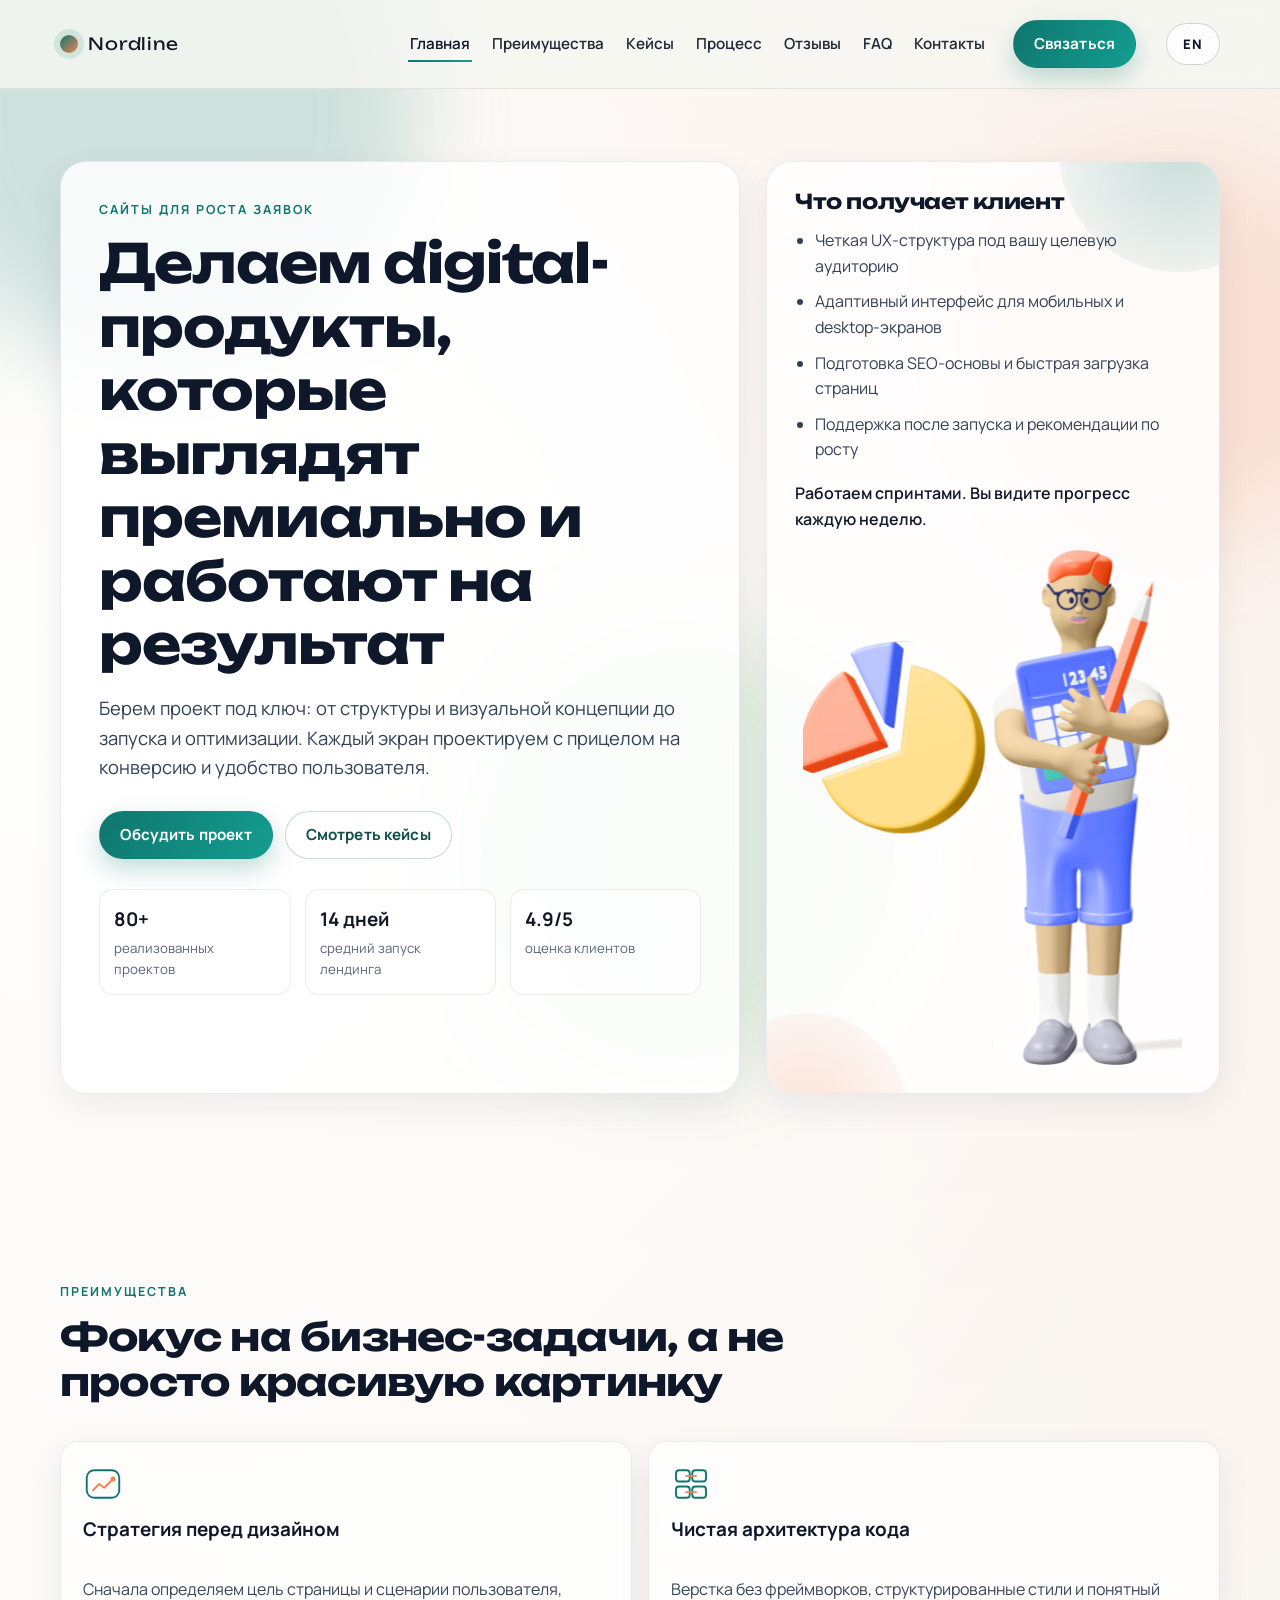
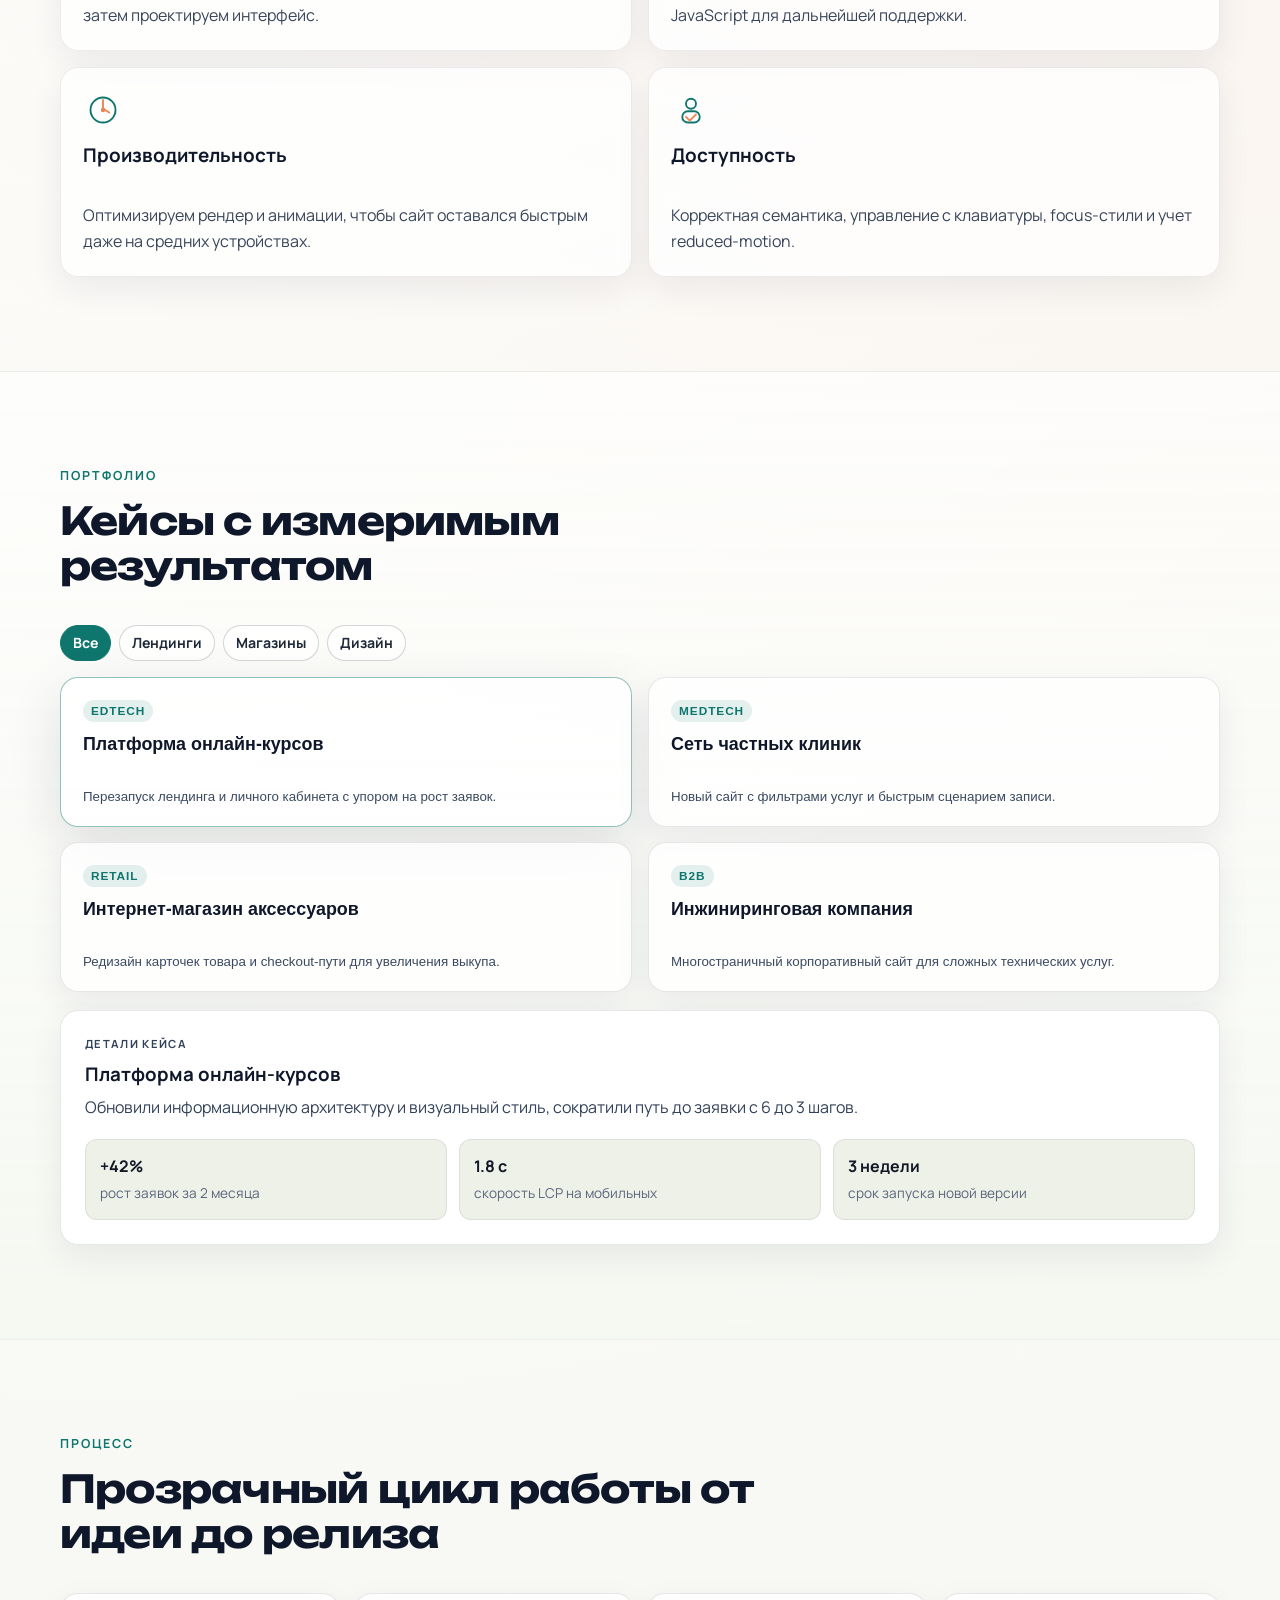
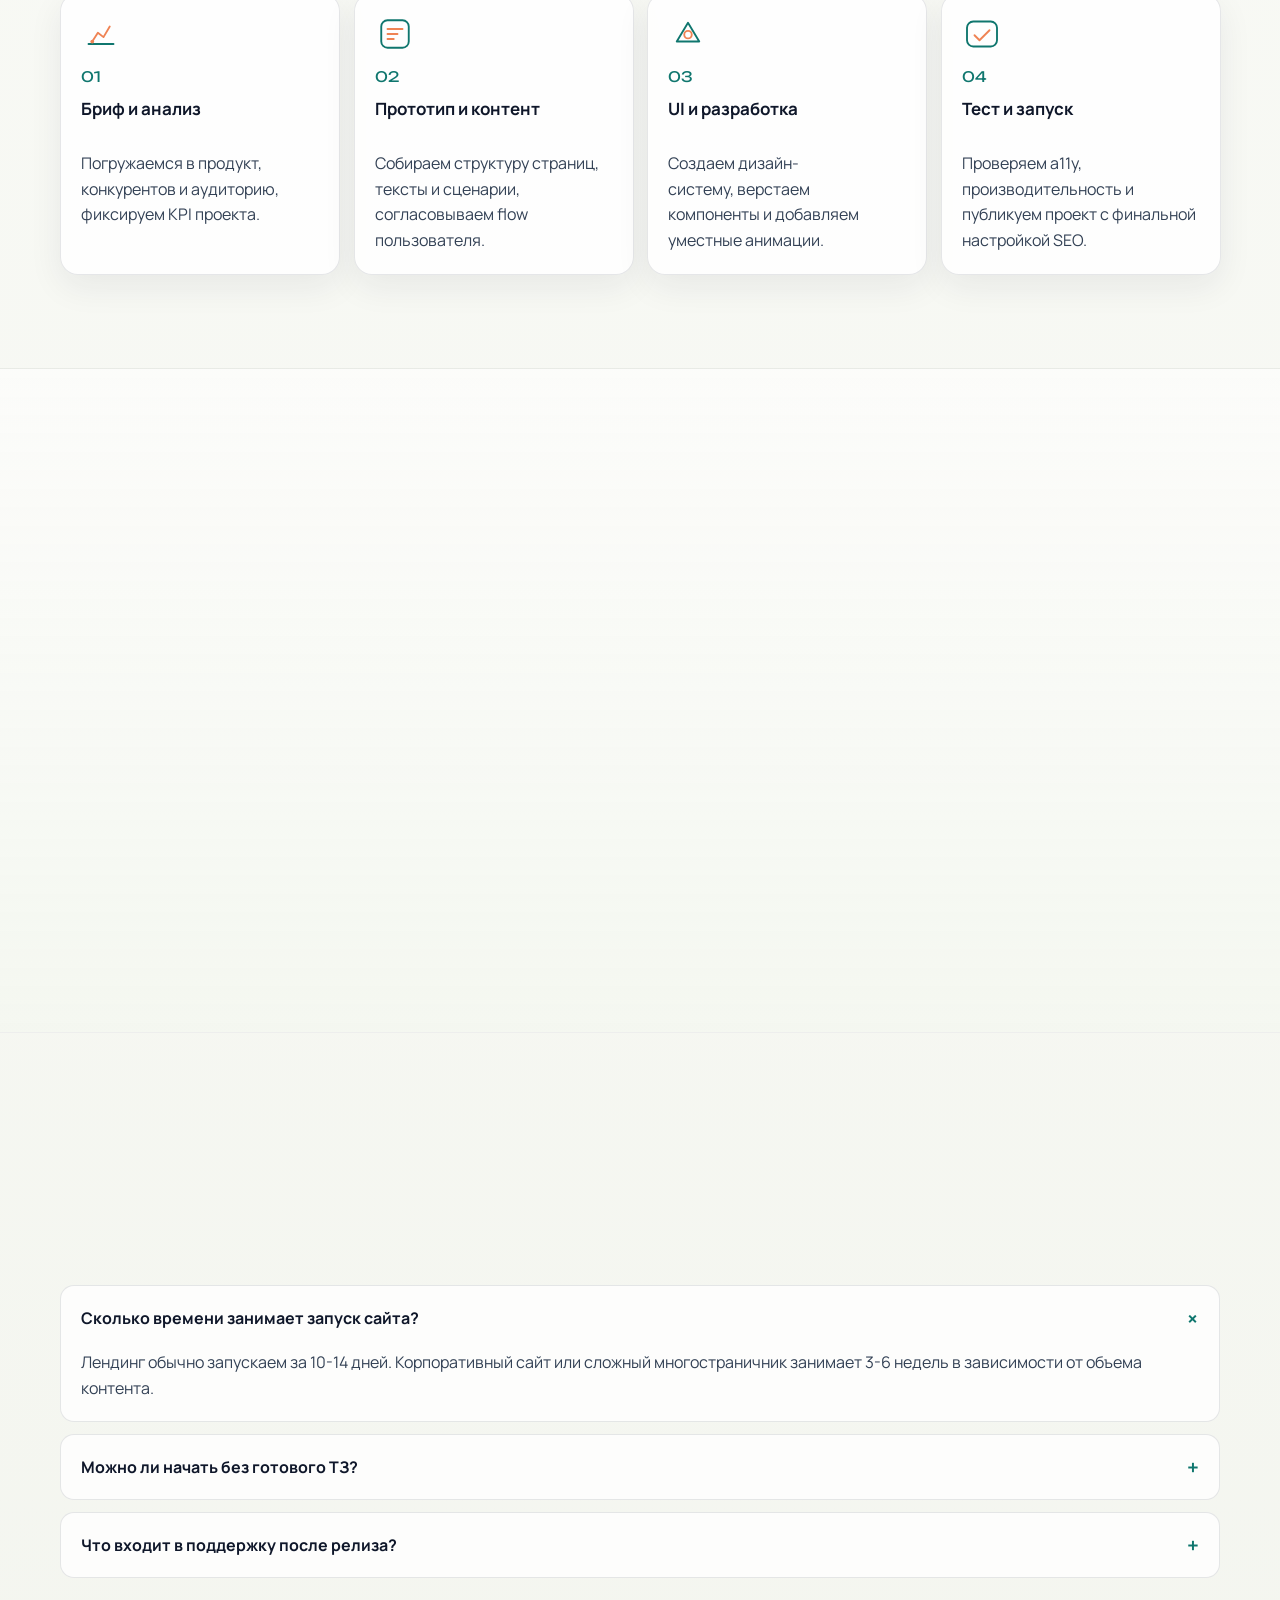
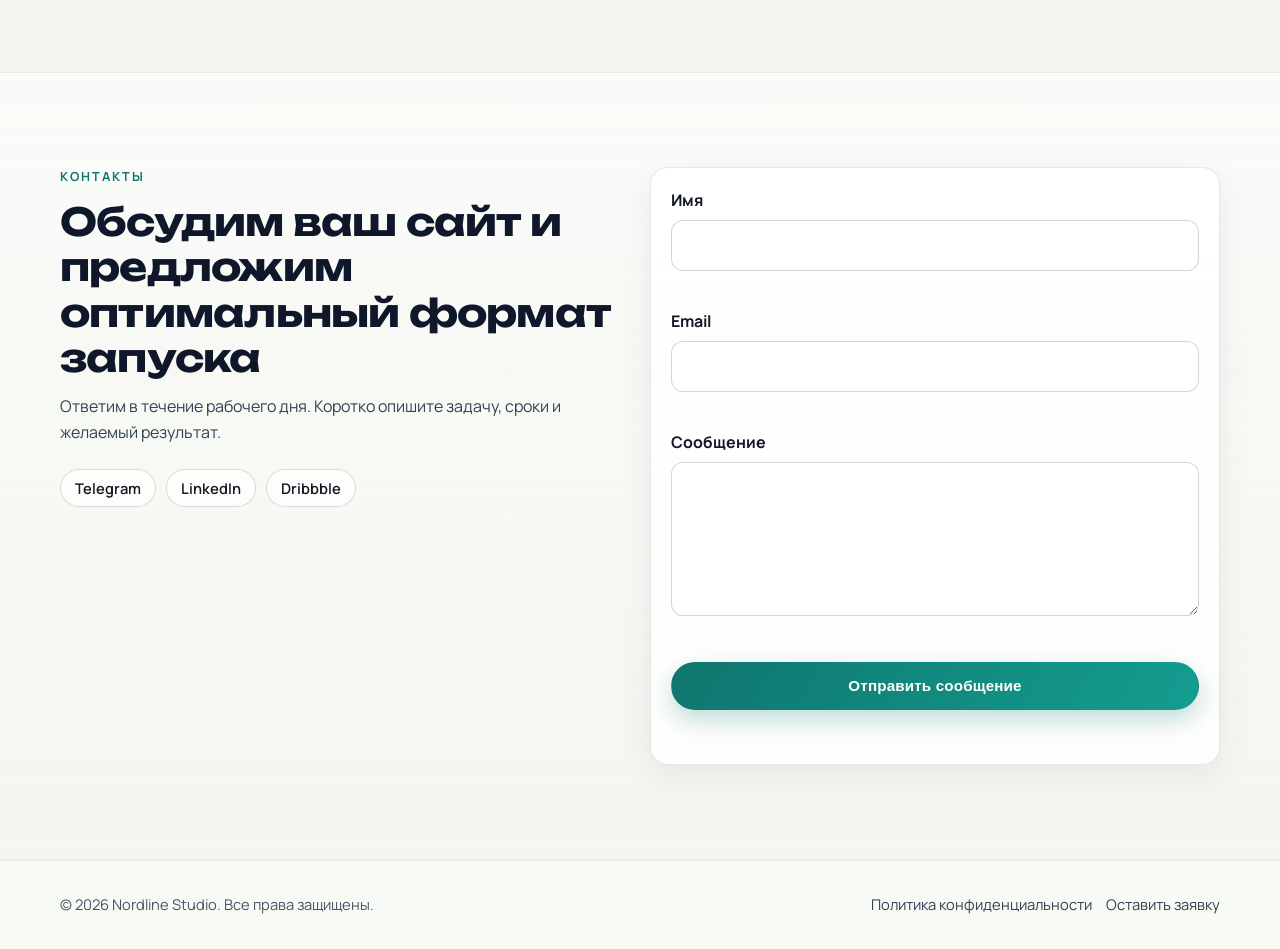
<file: index.html>
﻿<!DOCTYPE html>
<html lang="ru">
<head>
  <meta charset="UTF-8" >
  <meta name="viewport" content="width=device-width, initial-scale=1" >
  <title>Nordline Studio — Премиальная разработка сайтов под ключ</title>
  <meta name="description" content="Nordline Studio: проектируем и разрабатываем сайты под ключ — стратегия, UX/UI, верстка, анимации и SEO. Запуск без хаоса и с фокусом на заявки." >
  <meta name="theme-color" content="#f6f7f2" >
  <meta name="robots" content="index, follow" >
  <meta property="og:locale" content="ru_RU" >
  <meta property="og:type" content="website" >
  <meta property="og:title" content="Nordline Studio — Премиальные сайты для бизнеса" >
  <meta property="og:description" content="Лендинги, корпоративные сайты и интернет-магазины с сильным UX, быстрым фронтендом и готовностью к продвижению." >
  <meta property="og:image" content="assets/og-cover.svg" >
  <meta property="og:url" content="https://example.com" >
  <meta name="twitter:card" content="summary_large_image" >
  <meta name="twitter:title" content="Nordline Studio — Разработка сайтов" >
  <meta name="twitter:description" content="Сайты под ключ: UX, UI, разработка, анимации и SEO-подготовка." >
  <meta name="twitter:image" content="assets/og-cover.svg" >
  <link rel="canonical" href="https://example.com" >
  <link rel="icon" href="assets/favicon.svg" type="image/svg+xml" >
  <link rel="alternate icon" href="[data-uri]" type="image/png" >
  <link rel="preconnect" href="https://fonts.googleapis.com" >
  <link rel="preconnect" href="https://fonts.gstatic.com" crossorigin >
  <link href="https://fonts.googleapis.com/css2?family=Manrope:wght@400;500;600;700;800&family=Unbounded:wght@500;700&display=swap" rel="stylesheet" >
  <script>document.documentElement.classList.add('js');</script>
  <link rel="stylesheet" href="styles.css" >
</head>
<body>
  <a class="skip-link" href="#main-content">Перейти к содержимому</a>

  <div class="ambient" aria-hidden="true">
    <span class="blob blob-a"></span>
    <span class="blob blob-b"></span>
    <span class="blob blob-c"></span>
  </div>

  <header class="site-header" id="top" data-js="site-header">
    <div class="container header-inner">
      <a class="logo" href="#top" aria-label="Nordline Studio">
        <span class="logo-mark" aria-hidden="true"></span>
        <span class="logo-text">Nordline</span>
      </a>

      <nav class="main-nav" id="main-nav" data-js="main-nav" aria-label="Основная навигация">
        <ul>
          <li><a class="nav-link" data-nav-link href="#hero">Главная</a></li>
          <li><a class="nav-link" data-nav-link href="#benefits">Преимущества</a></li>
          <li><a class="nav-link" data-nav-link href="#portfolio">Кейсы</a></li>
          <li><a class="nav-link" data-nav-link href="#process">Процесс</a></li>
          <li><a class="nav-link" data-nav-link href="#reviews">Отзывы</a></li>
          <li><a class="nav-link" data-nav-link href="#faq">FAQ</a></li>
          <li><a class="nav-link" data-nav-link href="#contact">Контакты</a></li>
        </ul>
        <a class="btn btn-primary nav-cta" href="#contact">Связаться</a>
      </nav>

      <div class="header-actions">
        <button class="lang-toggle" type="button" data-js="lang-toggle" aria-label="Switch to English">EN</button>

        <button class="menu-toggle" type="button" data-js="menu-toggle" aria-label="Открыть меню" aria-controls="main-nav" aria-expanded="false">
          <span></span>
          <span></span>
          <span></span>
        </button>
      </div>
    </div>
  </header>
  <button class="menu-overlay" type="button" data-js="menu-overlay" aria-label="Закрыть меню" tabindex="-1"></button>

  <main id="main-content">
    <section class="hero section" id="hero">
      <div class="container hero-grid">
        <div class="hero-copy reveal">
          <p class="eyebrow">Сайты для роста заявок</p>
          <h1>Делаем digital-продукты, которые выглядят премиально и работают на результат</h1>
          <p class="hero-lead">
            Берем проект под ключ: от структуры и визуальной концепции до запуска и оптимизации.
            Каждый экран проектируем с прицелом на конверсию и удобство пользователя.
          </p>
          <div class="hero-actions">
            <a class="btn btn-primary" href="#contact">Обсудить проект</a>
            <a class="btn btn-secondary" href="#portfolio">Смотреть кейсы</a>
          </div>
          <ul class="hero-metrics" aria-label="Ключевые показатели">
            <li><strong>80+</strong><span>реализованных проектов</span></li>
            <li><strong>14 дней</strong><span>средний запуск лендинга</span></li>
            <li><strong>4.9/5</strong><span>оценка клиентов</span></li>
          </ul>
        </div>

        <aside class="hero-panel reveal" aria-label="Ключевые преимущества">
          <h2>Что получает клиент</h2>
          <ul>
            <li>Четкая UX-структура под вашу целевую аудиторию</li>
            <li>Адаптивный интерфейс для мобильных и desktop-экранов</li>
            <li>Подготовка SEO-основы и быстрая загрузка страниц</li>
            <li>Поддержка после запуска и рекомендации по росту</li>
          </ul>
          <p class="hero-panel-note">Работаем спринтами. Вы видите прогресс каждую неделю.</p>
          <img class="hero-panel-media" src="assets/images/Content Image 02.svg" alt="" aria-hidden="true" loading="lazy" decoding="async" >
        </aside>
      </div>
    </section>

    <section class="section" id="benefits">
      <div class="container">
        <div class="section-head reveal">
          <p class="eyebrow">Преимущества</p>
          <h2>Фокус на бизнес-задачи, а не просто красивую картинку</h2>
        </div>
        <div class="benefits-grid">
          <article class="tile reveal" style="--stagger: 0;">
            <img class="tile-icon" src="assets/icons/strategy.svg" alt="" aria-hidden="true" loading="lazy" decoding="async" >
            <h3>Стратегия перед дизайном</h3>
            <p>Сначала определяем цель страницы и сценарии пользователя, затем проектируем интерфейс.</p>
          </article>
          <article class="tile reveal" style="--stagger: 1;">
            <img class="tile-icon" src="assets/icons/architecture.svg" alt="" aria-hidden="true" loading="lazy" decoding="async" >
            <h3>Чистая архитектура кода</h3>
            <p>Верстка без фреймворков, структурированные стили и понятный JavaScript для дальнейшей поддержки.</p>
          </article>
          <article class="tile reveal" style="--stagger: 2;">
            <img class="tile-icon" src="assets/icons/performance.svg" alt="" aria-hidden="true" loading="lazy" decoding="async" >
            <h3>Производительность</h3>
            <p>Оптимизируем рендер и анимации, чтобы сайт оставался быстрым даже на средних устройствах.</p>
          </article>
          <article class="tile reveal" style="--stagger: 3;">
            <img class="tile-icon" src="assets/icons/accessibility.svg" alt="" aria-hidden="true" loading="lazy" decoding="async" >
            <h3>Доступность</h3>
            <p>Корректная семантика, управление с клавиатуры, focus-стили и учет reduced-motion.</p>
          </article>
        </div>
      </div>
    </section>

    <section class="section section-muted" id="portfolio">
      <div class="container">
        <div class="section-head reveal">
          <p class="eyebrow">Портфолио</p>
          <h2>Кейсы с измеримым результатом</h2>
        </div>

        <div class="portfolio-filters reveal" data-js="portfolio-filters" role="group" aria-label="Фильтр кейсов">
          <button class="filter-btn is-active" type="button" data-filter-button data-filter="all" aria-pressed="true">Все</button>
          <button class="filter-btn" type="button" data-filter-button data-filter="landing" aria-pressed="false">Лендинги</button>
          <button class="filter-btn" type="button" data-filter-button data-filter="shop" aria-pressed="false">Магазины</button>
          <button class="filter-btn" type="button" data-filter-button data-filter="design" aria-pressed="false">Дизайн</button>
        </div>

        <div class="portfolio-grid" data-js="portfolio-grid" role="list">
          <button class="case-card reveal is-active" type="button" data-case-card data-case="edtech" data-category="landing,design" role="listitem" style="--stagger: 0;">
            <span class="case-tag">EdTech</span>
            <h3>Платформа онлайн-курсов</h3>
            <p>Перезапуск лендинга и личного кабинета с упором на рост заявок.</p>
          </button>
          <button class="case-card reveal" type="button" data-case-card data-case="clinic" data-category="landing,design" role="listitem" style="--stagger: 1;">
            <span class="case-tag">MedTech</span>
            <h3>Сеть частных клиник</h3>
            <p>Новый сайт с фильтрами услуг и быстрым сценарием записи.</p>
          </button>
          <button class="case-card reveal" type="button" data-case-card data-case="retail" data-category="shop,design" role="listitem" style="--stagger: 2;">
            <span class="case-tag">Retail</span>
            <h3>Интернет-магазин аксессуаров</h3>
            <p>Редизайн карточек товара и checkout-пути для увеличения выкупа.</p>
          </button>
          <button class="case-card reveal" type="button" data-case-card data-case="b2b" data-category="design,landing" role="listitem" style="--stagger: 3;">
            <span class="case-tag">B2B</span>
            <h3>Инжиниринговая компания</h3>
            <p>Многостраничный корпоративный сайт для сложных технических услуг.</p>
          </button>
        </div>

        <article class="case-detail reveal" id="case-detail" aria-live="polite">
          <p class="case-detail-eyebrow">Детали кейса</p>
          <h3 id="case-title">Платформа онлайн-курсов</h3>
          <p id="case-description">Обновили информационную архитектуру и визуальный стиль, сократили путь до заявки с 6 до 3 шагов.</p>
          <ul class="case-metrics" id="case-metrics">
            <li><strong>+42%</strong><span>рост заявок за 2 месяца</span></li>
            <li><strong>1.8 c</strong><span>скорость LCP на мобильных</span></li>
            <li><strong>3 недели</strong><span>срок запуска новой версии</span></li>
          </ul>
        </article>
      </div>
    </section>

    <section class="section" id="process">
      <div class="container">
        <div class="section-head reveal">
          <p class="eyebrow">Процесс</p>
          <h2>Прозрачный цикл работы от идеи до релиза</h2>
        </div>
        <ol class="process-grid">
          <li class="process-step reveal" style="--stagger: 0;">
            <img class="step-icon" src="assets/icons/brief.svg" alt="" aria-hidden="true" loading="lazy" decoding="async" >
            <span class="step-index">01</span>
            <h3>Бриф и анализ</h3>
            <p>Погружаемся в продукт, конкурентов и аудиторию, фиксируем KPI проекта.</p>
          </li>
          <li class="process-step reveal" style="--stagger: 1;">
            <img class="step-icon" src="assets/icons/prototype.svg" alt="" aria-hidden="true" loading="lazy" decoding="async" >
            <span class="step-index">02</span>
            <h3>Прототип и контент</h3>
            <p>Собираем структуру страниц, тексты и сценарии, согласовываем flow пользователя.</p>
          </li>
          <li class="process-step reveal" style="--stagger: 2;">
            <img class="step-icon" src="assets/icons/development.svg" alt="" aria-hidden="true" loading="lazy" decoding="async" >
            <span class="step-index">03</span>
            <h3>UI и разработка</h3>
            <p>Создаем дизайн-систему, верстаем компоненты и добавляем уместные анимации.</p>
          </li>
          <li class="process-step reveal" style="--stagger: 3;">
            <img class="step-icon" src="assets/icons/launch.svg" alt="" aria-hidden="true" loading="lazy" decoding="async" >
            <span class="step-index">04</span>
            <h3>Тест и запуск</h3>
            <p>Проверяем a11y, производительность и публикуем проект с финальной настройкой SEO.</p>
          </li>
        </ol>
      </div>
    </section>

    <section class="section section-muted" id="reviews">
      <div class="container">
        <div class="section-head reveal">
          <p class="eyebrow">Отзывы</p>
          <h2>Клиенты ценят скорость, прозрачность и результат</h2>
        </div>

        <div class="carousel reveal" data-js="carousel" aria-label="Отзывы клиентов" aria-busy="false">
          <div class="carousel-viewport" data-js="carousel-viewport" tabindex="0" aria-live="polite">
            <div class="carousel-track" data-js="carousel-track">
              <article class="review-slide" data-slide="0" role="group" aria-roledescription="слайд">
                <p>"Команда за три недели перезапустила сайт и упаковку услуг. Заявок стало заметно больше уже в первый месяц."</p>
                <footer>
                  <strong>Марина К.</strong>
                  <span>Основатель школы английского</span>
                </footer>
              </article>
              <article class="review-slide" data-slide="1" role="group" aria-roledescription="слайд">
                <p>"Понравилась дисциплина в процессе: понятные этапы, быстрые ответы и точные сроки. Работа без хаоса."</p>
                <footer>
                  <strong>Артем В.</strong>
                  <span>CEO B2B-сервиса</span>
                </footer>
              </article>
              <article class="review-slide" data-slide="2" role="group" aria-roledescription="слайд">
                <p>"После редизайна интернет-магазина выросла конверсия checkout. Особенно ценна детализация по UX-гипотезам."</p>
                <footer>
                  <strong>Елена С.</strong>
                  <span>Руководитель e-commerce бренда</span>
                </footer>
              </article>
            </div>
          </div>

          <div class="carousel-controls">
            <button class="carousel-btn" type="button" data-carousel="prev" aria-label="Предыдущий отзыв">Назад</button>
            <div class="carousel-dots" role="tablist" aria-label="Выбор отзыва">
              <button class="dot is-active" type="button" role="tab" aria-selected="true" aria-label="Отзыв 1" data-slide-dot data-slide-to="0"></button>
              <button class="dot" type="button" role="tab" aria-selected="false" aria-label="Отзыв 2" data-slide-dot data-slide-to="1"></button>
              <button class="dot" type="button" role="tab" aria-selected="false" aria-label="Отзыв 3" data-slide-dot data-slide-to="2"></button>
            </div>
            <button class="carousel-btn" type="button" data-carousel="next" aria-label="Следующий отзыв">Вперед</button>
          </div>
        </div>
      </div>
    </section>

    <section class="section" id="faq">
      <div class="container">
        <div class="section-head reveal">
          <p class="eyebrow">FAQ</p>
          <h2>Частые вопросы перед стартом проекта</h2>
        </div>

        <div class="faq" data-accordion>
          <article class="faq-item reveal" style="--stagger: 0;">
            <h3>
              <button class="faq-trigger" type="button" aria-expanded="false" aria-controls="faq-panel-1" id="faq-trigger-1">
                Сколько времени занимает запуск сайта?
              </button>
            </h3>
            <div class="faq-panel" id="faq-panel-1" role="region" aria-labelledby="faq-trigger-1">
              <p>Лендинг обычно запускаем за 10-14 дней. Корпоративный сайт или сложный многостраничник занимает 3-6 недель в зависимости от объема контента.</p>
            </div>
          </article>

          <article class="faq-item reveal" style="--stagger: 1;">
            <h3>
              <button class="faq-trigger" type="button" aria-expanded="false" aria-controls="faq-panel-2" id="faq-trigger-2">
                Можно ли начать без готового ТЗ?
              </button>
            </h3>
            <div class="faq-panel" id="faq-panel-2" role="region" aria-labelledby="faq-trigger-2">
              <p>Да. Мы помогаем сформировать ТЗ на этапе брифа: определяем цели, структуру и критерии качества до начала дизайна и разработки.</p>
            </div>
          </article>

          <article class="faq-item reveal" style="--stagger: 2;">
            <h3>
              <button class="faq-trigger" type="button" aria-expanded="false" aria-controls="faq-panel-3" id="faq-trigger-3">
                Что входит в поддержку после релиза?
              </button>
            </h3>
            <div class="faq-panel" id="faq-panel-3" role="region" aria-labelledby="faq-trigger-3">
              <p>Проверяем метрики, исправляем мелкие недочеты и помогаем с обновлением контента. При необходимости подключаем расширенную поддержку по SLA.</p>
            </div>
          </article>
        </div>
      </div>
    </section>

    <section class="section section-muted" id="contact">
      <div class="container contact-grid">
        <div class="section-head reveal">
          <p class="eyebrow">Контакты</p>
          <h2>Обсудим ваш сайт и предложим оптимальный формат запуска</h2>
          <p class="contact-copy">Ответим в течение рабочего дня. Коротко опишите задачу, сроки и желаемый результат.</p>

          <ul class="social-list" aria-label="Социальные сети">
            <li><a href="https://t.me" target="_blank" rel="noopener noreferrer">Telegram</a></li>
            <li><a href="https://www.linkedin.com" target="_blank" rel="noopener noreferrer">LinkedIn</a></li>
            <li><a href="https://dribbble.com" target="_blank" rel="noopener noreferrer">Dribbble</a></li>
          </ul>
        </div>

        <form class="contact-form reveal" id="contact-form" data-js="contact-form" action="https://formsubmit.co/sashatanin777@gmail.com" method="POST" novalidate>
          <input type="hidden" name="_captcha" value="false" >
          <input type="hidden" name="_template" value="table" >
          <input type="hidden" name="_subject" value="Новая заявка с сайта Nordline Studio" >
          <div class="field">
            <label for="name">Имя</label>
            <input id="name" name="name" type="text" autocomplete="name" aria-describedby="name-error" required >
            <p class="field-error" id="name-error" aria-live="polite"></p>
          </div>

          <div class="field">
            <label for="email">Email</label>
            <input id="email" name="email" type="email" inputmode="email" autocomplete="email" aria-describedby="email-error" required >
            <p class="field-error" id="email-error" aria-live="polite"></p>
          </div>

          <div class="field">
            <label for="message">Сообщение</label>
            <textarea id="message" name="message" rows="5" aria-describedby="message-error" required></textarea>
            <p class="field-error" id="message-error" aria-live="polite"></p>
          </div>

          <button class="btn btn-primary btn-full" type="submit" data-js="form-submit">Отправить сообщение</button>
          <p class="form-status" id="form-status" aria-live="polite"></p>
        </form>
      </div>
    </section>
  </main>

  <footer class="site-footer">
    <div class="container footer-inner">
      <p data-js="footer-rights">© <span id="year"></span> Nordline Studio. Все права защищены.</p>
      <ul>
        <li><a href="privacy.html">Политика конфиденциальности</a></li>
        <li><a href="#contact">Оставить заявку</a></li>
      </ul>
    </div>
  </footer>

  <button class="to-top" type="button" data-js="to-top" aria-label="Наверх">Наверх</button>
  <div class="toast" id="toast" data-js="toast" role="status" aria-live="polite" aria-atomic="true"></div>

  <script src="script.js" defer></script>
</body>
</html>
</file>
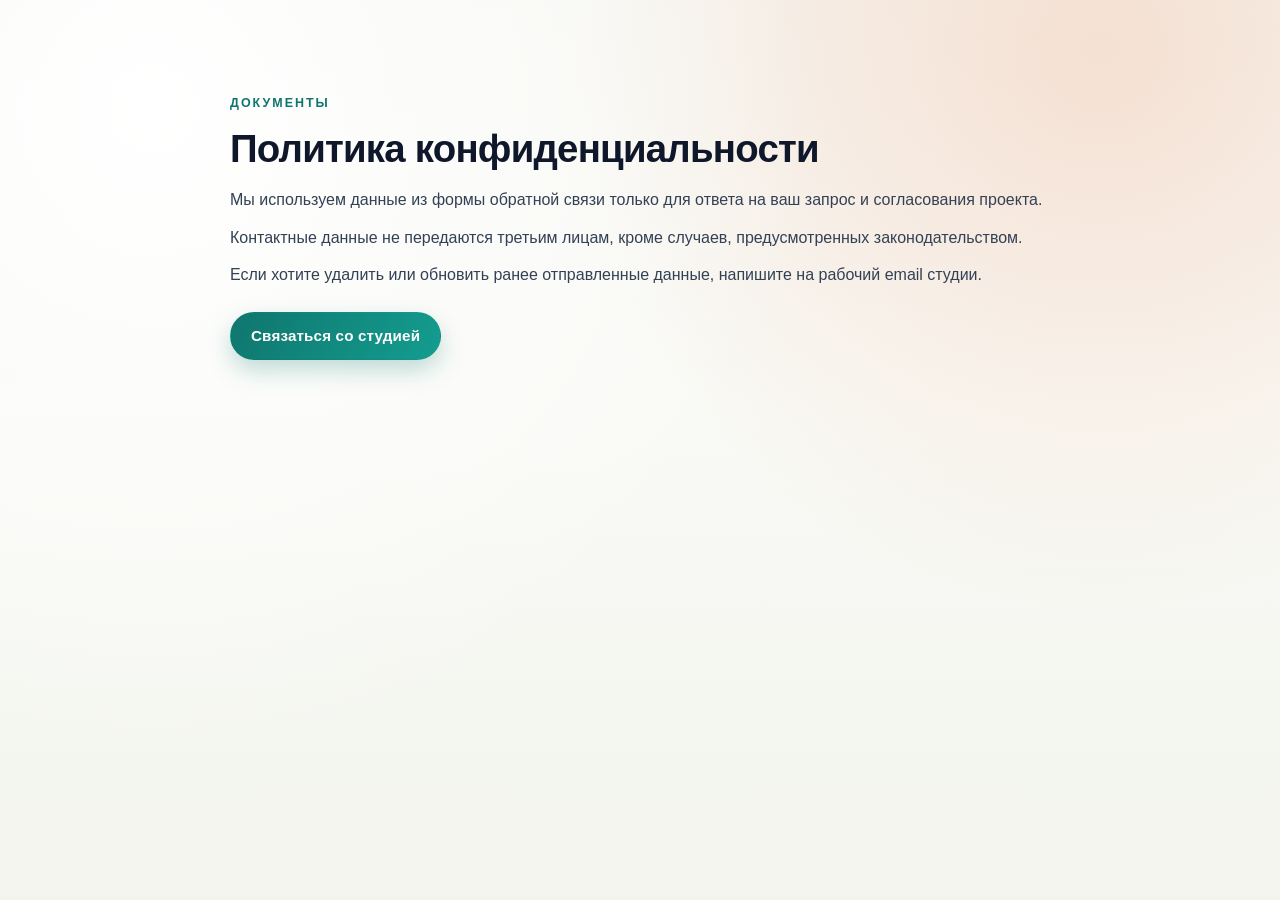
<file: privacy.html>
﻿<!DOCTYPE html>
<html lang="ru">
<head>
  <meta charset="UTF-8" >
  <meta name="viewport" content="width=device-width, initial-scale=1" >
  <title>Политика конфиденциальности | Nordline Studio</title>
  <meta name="description" content="Политика конфиденциальности Nordline Studio." >
  <link rel="icon" href="assets/favicon.svg" type="image/svg+xml" >
  <link rel="stylesheet" href="styles.css" >
</head>
<body>
  <main class="section" id="main-content">
    <div class="container" style="max-width: 820px;">
      <p class="eyebrow">Документы</p>
      <h1 style="font-size: clamp(1.8rem, 3vw, 2.6rem); margin-bottom: 16px;">Политика конфиденциальности</h1>
      <p style="margin-bottom: 12px; color: #334155;">Мы используем данные из формы обратной связи только для ответа на ваш запрос и согласования проекта.</p>
      <p style="margin-bottom: 12px; color: #334155;">Контактные данные не передаются третьим лицам, кроме случаев, предусмотренных законодательством.</p>
      <p style="margin-bottom: 24px; color: #334155;">Если хотите удалить или обновить ранее отправленные данные, напишите на рабочий email студии.</p>
      <a class="btn btn-primary" href="index.html#contact">Связаться со студией</a>
    </div>
  </main>
</body>
</html>
</file>
<file: styles.css>
﻿:root {
  --bg: #f6f7f2;
  --bg-soft: #eef1e8;
  --surface: rgba(255, 255, 255, 0.82);
  --surface-solid: #ffffff;
  --text: #121826;
  --muted: #59657a;
  --line: rgba(18, 24, 38, 0.12);
  --accent: #0f766e;
  --accent-strong: #0d5d58;
  --accent-soft: rgba(15, 118, 110, 0.14);
  --accent-2: #ef8354;
  --focus: 0 0 0 3px rgba(15, 118, 110, 0.28);
  --shadow-sm: 0 12px 34px rgba(26, 35, 52, 0.07);
  --shadow-md: 0 18px 52px rgba(17, 25, 40, 0.12);
  --radius-sm: 12px;
  --radius-md: 18px;
  --radius-lg: 26px;
  --container: 1160px;
  --header-h: 88px;
}

* {
  box-sizing: border-box;
}

html {
  scroll-behavior: auto;
}

body {
  margin: 0;
  font-family: "Manrope", "Segoe UI", sans-serif;
  color: var(--text);
  background:
    radial-gradient(circle at 12% 12%, #ffffff 0%, rgba(255, 255, 255, 0) 48%),
    radial-gradient(circle at 86% 6%, rgba(239, 131, 84, 0.2) 0%, rgba(239, 131, 84, 0) 40%),
    linear-gradient(180deg, var(--bg) 0%, #f9faf6 45%, #f2f4ed 100%);
  line-height: 1.6;
  min-height: 100vh;
  overflow-x: hidden;
}

@media (prefers-reduced-motion: no-preference) {
  html {
    scroll-behavior: smooth;
  }
}

a {
  color: inherit;
  text-decoration: none;
  overflow-wrap: anywhere;
}

img,
svg {
  display: block;
  max-width: 100%;
}

[hidden] {
  display: none !important;
}

h1,
h2,
h3 {
  margin: 0;
  line-height: 1.18;
  color: #0f172a;
  overflow-wrap: anywhere;
}

h1,
h2 {
  font-family: "Unbounded", "Manrope", sans-serif;
  letter-spacing: -0.02em;
}

p {
  margin: 0;
  overflow-wrap: anywhere;
}

section[id] {
  scroll-margin-top: calc(var(--header-h) + 22px);
}

.skip-link {
  position: absolute;
  left: -9999px;
  top: 14px;
  z-index: 200;
  padding: 10px 14px;
  border-radius: var(--radius-sm);
  background: #0f172a;
  color: #ffffff;
  font-weight: 600;
}

.skip-link:focus {
  left: 14px;
}

.ambient {
  position: fixed;
  inset: 0;
  pointer-events: none;
  z-index: -1;
  filter: blur(46px);
}

.blob {
  position: absolute;
  border-radius: 999px;
  opacity: 0.7;
  transform-origin: center;
  will-change: transform;
}

.blob-a {
  width: 32rem;
  height: 32rem;
  top: -9rem;
  left: -6rem;
  background: rgba(15, 118, 110, 0.28);
  animation: drift-a 14s ease-in-out infinite alternate;
}

.blob-b {
  width: 24rem;
  height: 24rem;
  top: 10rem;
  right: -5rem;
  background: rgba(239, 131, 84, 0.22);
  animation: drift-b 17s ease-in-out infinite alternate;
}

.blob-c {
  width: 28rem;
  height: 28rem;
  bottom: -11rem;
  left: 35%;
  background: rgba(22, 163, 74, 0.16);
  animation: drift-c 19s ease-in-out infinite alternate;
}

@keyframes drift-a {
  from {
    transform: translate3d(-5%, -2%, 0) scale(0.96);
  }
  to {
    transform: translate3d(8%, 8%, 0) scale(1.08);
  }
}

@keyframes drift-b {
  from {
    transform: translate3d(3%, -4%, 0) scale(1);
  }
  to {
    transform: translate3d(-12%, 7%, 0) scale(1.12);
  }
}

@keyframes drift-c {
  from {
    transform: translate3d(-8%, 0, 0) scale(0.94);
  }
  to {
    transform: translate3d(9%, -8%, 0) scale(1.06);
  }
}

.container {
  width: min(var(--container), calc(100% - 40px));
  margin-inline: auto;
}

.section {
  padding: 94px 0;
}

.section-muted {
  background: linear-gradient(180deg, rgba(255, 255, 255, 0.58) 0%, rgba(244, 247, 240, 0.72) 100%);
  border-top: 1px solid rgba(18, 24, 38, 0.06);
  border-bottom: 1px solid rgba(18, 24, 38, 0.06);
}

.section-head {
  max-width: 780px;
  margin-bottom: 36px;
}

.eyebrow {
  margin-bottom: 12px;
  font-size: 0.78rem;
  font-weight: 700;
  text-transform: uppercase;
  letter-spacing: 0.16em;
  color: var(--accent);
}

.section-head h2 {
  font-size: clamp(1.62rem, 3vw, 2.45rem);
}

.site-header {
  position: sticky;
  top: 0;
  z-index: 120;
  border-bottom: 1px solid rgba(18, 24, 38, 0.08);
  background: rgba(246, 247, 242, 0.82);
  backdrop-filter: blur(12px);
  transition: background-color 0.24s ease, border-color 0.24s ease, box-shadow 0.24s ease;
}

.site-header.is-scrolled {
  background: rgba(246, 247, 242, 0.9);
  border-bottom-color: rgba(18, 24, 38, 0.14);
  box-shadow: 0 8px 24px rgba(15, 23, 42, 0.06);
}

.header-inner {
  min-height: 88px;
  display: flex;
  align-items: center;
  justify-content: flex-start;
  gap: 20px;
}

.logo {
  display: inline-flex;
  align-items: center;
  gap: 10px;
}

.logo-mark {
  width: 18px;
  height: 18px;
  border-radius: 50%;
  background: linear-gradient(135deg, var(--accent) 0%, var(--accent-2) 100%);
  box-shadow: 0 0 0 6px rgba(15, 118, 110, 0.12);
}

.logo-text {
  font-family: "Unbounded", "Manrope", sans-serif;
  font-size: 1.05rem;
  letter-spacing: 0.05em;
}

.main-nav {
  display: flex;
  align-items: center;
  gap: 26px;
  margin-left: auto;
}

.header-actions {
  display: inline-flex;
  align-items: center;
  gap: 10px;
  margin-left: 10px;
}

.lang-toggle {
  min-width: 54px;
  min-height: 42px;
  padding: 0 12px;
  border-radius: 999px;
  border: 1px solid rgba(18, 24, 38, 0.18);
  background: rgba(255, 255, 255, 0.78);
  color: #0f172a;
  font-family: "Manrope", "Segoe UI", sans-serif;
  font-size: 0.82rem;
  font-weight: 800;
  letter-spacing: 0.08em;
  text-transform: uppercase;
  cursor: pointer;
  transition: transform 0.2s ease, border-color 0.2s ease, background-color 0.2s ease, box-shadow 0.2s ease;
}

.lang-toggle:hover,
.lang-toggle:focus-visible {
  border-color: rgba(15, 118, 110, 0.44);
  background: #ffffff;
  transform: translateY(-1px);
}

.lang-toggle:active {
  transform: translateY(1px);
}

.lang-toggle:focus-visible {
  outline: none;
  box-shadow: var(--focus);
}

.menu-overlay {
  display: none;
}

.main-nav ul {
  list-style: none;
  display: flex;
  align-items: center;
  gap: 18px;
  margin: 0;
  padding: 0;
}

.nav-link {
  position: relative;
  display: inline-block;
  padding: 8px 2px;
  font-weight: 600;
  font-size: 0.95rem;
  color: #1f2937;
  transition: color 0.24s ease;
}

.nav-link::after {
  content: "";
  position: absolute;
  left: 0;
  bottom: 2px;
  width: 100%;
  height: 1.5px;
  background: linear-gradient(90deg, var(--accent), #139f90);
  transform-origin: left;
  transform: scaleX(0);
  opacity: 0.72;
  transition: transform 0.3s ease, opacity 0.3s ease, height 0.3s ease;
}

.nav-link:hover::after,
.nav-link:focus-visible::after,
.nav-link[aria-current="true"]::after {
  transform: scaleX(1);
  height: 2.5px;
  opacity: 1;
}

.nav-link[aria-current="true"] {
  color: #0f172a;
}

.menu-toggle {
  display: none;
  width: 46px;
  height: 46px;
  border: 1px solid var(--line);
  border-radius: 12px;
  background: rgba(255, 255, 255, 0.6);
  align-items: center;
  justify-content: center;
  flex-direction: column;
  gap: 5px;
}

.menu-toggle span {
  width: 20px;
  height: 2px;
  border-radius: 2px;
  background: #0f172a;
  transition: transform 0.25s ease, opacity 0.25s ease;
}

body.menu-open .menu-toggle span:nth-child(1) {
  transform: translateY(7px) rotate(45deg);
}

body.menu-open .menu-toggle span:nth-child(2) {
  opacity: 0;
}

body.menu-open .menu-toggle span:nth-child(3) {
  transform: translateY(-7px) rotate(-45deg);
}

.btn {
  position: relative;
  display: inline-flex;
  align-items: center;
  justify-content: center;
  gap: 8px;
  min-height: 48px;
  padding: 0 20px;
  border-radius: 999px;
  border: 1px solid transparent;
  font-weight: 700;
  font-size: 0.95rem;
  letter-spacing: 0.01em;
  cursor: pointer;
  transition: transform 0.2s ease, box-shadow 0.2s ease, background-color 0.2s ease, color 0.2s ease;
  overflow: hidden;
  isolation: isolate;
}

.btn::before {
  content: "";
  position: absolute;
  inset: 0;
  background: linear-gradient(112deg, transparent 20%, rgba(255, 255, 255, 0.4) 50%, transparent 80%);
  transform: translateX(-130%);
  transition: transform 0.6s cubic-bezier(0.2, 0.8, 0.2, 1);
  pointer-events: none;
  z-index: -1;
}

.btn::after {
  content: "";
  position: absolute;
  left: var(--ripple-x, 50%);
  top: var(--ripple-y, 50%);
  width: 10px;
  height: 10px;
  border-radius: 50%;
  transform: translate(-50%, -50%) scale(0);
  opacity: 0;
  pointer-events: none;
  background: rgba(255, 255, 255, 0.35);
}

.btn.is-rippling::after {
  animation: ripple 0.55s ease-out;
}

.btn:hover::before,
.btn:focus-visible::before {
  transform: translateX(130%);
}

@keyframes ripple {
  from {
    transform: translate(-50%, -50%) scale(0);
    opacity: 0.7;
  }
  to {
    transform: translate(-50%, -50%) scale(18);
    opacity: 0;
  }
}

.btn:active {
  transform: translateY(1px) scale(0.99);
}

.btn:disabled {
  opacity: 0.72;
  cursor: not-allowed;
  box-shadow: none;
}

.btn-primary {
  background: linear-gradient(120deg, var(--accent) 0%, #149d90 100%);
  color: #ffffff;
  box-shadow: 0 10px 24px rgba(15, 118, 110, 0.26);
}

.btn-primary:hover {
  transform: translateY(-1px);
  box-shadow: 0 14px 32px rgba(15, 118, 110, 0.3);
}

.btn-secondary {
  border-color: rgba(15, 118, 110, 0.25);
  background: rgba(255, 255, 255, 0.72);
  color: #114e49;
}

.btn-secondary:hover {
  border-color: rgba(15, 118, 110, 0.5);
  background: #ffffff;
}

.btn-full {
  width: 100%;
}

.hero {
  padding-top: 72px;
}

.hero-grid {
  display: grid;
  grid-template-columns: 1.2fr 0.8fr;
  gap: 26px;
  align-items: stretch;
}

.hero-copy,
.hero-panel {
  position: relative;
  border: 1px solid rgba(18, 24, 38, 0.08);
  border-radius: var(--radius-lg);
  background: var(--surface);
  backdrop-filter: blur(6px);
  box-shadow: var(--shadow-sm);
}

.hero-copy {
  padding: clamp(24px, 3vw, 42px);
}

.hero-copy h1 {
  font-size: clamp(2.05rem, 4.2vw, 3.45rem);
  margin-bottom: 18px;
}

.hero-lead {
  max-width: 62ch;
  font-size: clamp(1rem, 1.9vw, 1.15rem);
  color: #334155;
}

.hero-actions {
  margin-top: 28px;
  display: flex;
  flex-wrap: wrap;
  gap: 12px;
}

.hero-metrics {
  list-style: none;
  display: grid;
  grid-template-columns: repeat(3, minmax(0, 1fr));
  gap: 14px;
  margin: 30px 0 0;
  padding: 0;
}

.hero-metrics li {
  padding: 14px;
  border-radius: 14px;
  border: 1px solid rgba(18, 24, 38, 0.08);
  background: rgba(255, 255, 255, 0.64);
}

.hero-metrics strong {
  display: block;
  margin-bottom: 4px;
  font-size: 1.18rem;
}

.hero-metrics span {
  display: block;
  font-size: 0.83rem;
  color: var(--muted);
}

.hero-panel {
  padding: 28px;
  overflow: hidden;
}

.hero-panel::before,
.hero-panel::after {
  content: "";
  position: absolute;
  border-radius: 999px;
  pointer-events: none;
  will-change: transform;
}

.hero-panel::before {
  width: 240px;
  height: 240px;
  top: -130px;
  right: -80px;
  background: radial-gradient(circle, rgba(15, 118, 110, 0.22), rgba(15, 118, 110, 0));
  animation: halo 8s ease-in-out infinite alternate;
}

.hero-panel::after {
  width: 200px;
  height: 200px;
  bottom: -120px;
  left: -60px;
  background: radial-gradient(circle, rgba(239, 131, 84, 0.22), rgba(239, 131, 84, 0));
  animation: halo 10s ease-in-out infinite alternate;
}

@keyframes halo {
  from {
    transform: translate3d(0, 0, 0) scale(0.95);
  }
  to {
    transform: translate3d(8%, 8%, 0) scale(1.08);
  }
}

.hero-panel h2 {
  font-size: 1.28rem;
  margin-bottom: 14px;
}

.hero-panel ul {
  margin: 0;
  padding-left: 20px;
  display: grid;
  gap: 10px;
  color: #334155;
}

.hero-panel-note {
  margin-top: 18px;
  font-weight: 600;
  color: #0f172a;
}

.hero-panel-media {
  display: block;
  width: min(100%, 380px);
  height: auto;
  margin: 18px auto 0;
}

.benefits-grid {
  display: grid;
  grid-template-columns: repeat(2, minmax(0, 1fr));
  gap: 16px;
}

.tile {
  border: 1px solid rgba(18, 24, 38, 0.08);
  border-radius: var(--radius-md);
  background: rgba(255, 255, 255, 0.74);
  padding: 22px;
  box-shadow: var(--shadow-sm);
  transition: transform 0.3s ease, border-color 0.3s ease, box-shadow 0.3s ease, background-color 0.3s ease;
  display: flex;
  flex-direction: column;
  align-items: flex-start;
  height: 100%;
}

.tile h3 {
  font-size: 1.18rem;
  margin-bottom: 10px;
  min-height: 2.6em;
  text-wrap: balance;
}

.tile p {
  color: #384559;
  margin: 0;
  flex-grow: 1;
  text-wrap: pretty;
}

.tile-icon {
  width: 40px;
  height: 40px;
  margin-bottom: 14px;
  flex-shrink: 0;
}

.tile:hover,
.tile:focus-within {
  transform: translateY(-4px) rotateX(1deg) rotateY(-1deg);
  border-color: rgba(15, 118, 110, 0.34);
  box-shadow: var(--shadow-md);
  background: #ffffff;
}

.portfolio-filters {
  display: flex;
  flex-wrap: wrap;
  gap: 8px;
  margin-bottom: 16px;
}

.filter-btn {
  min-height: 36px;
  padding: 0 12px;
  border-radius: 999px;
  border: 1px solid rgba(18, 24, 38, 0.18);
  background: rgba(255, 255, 255, 0.78);
  color: #1f2937;
  font: inherit;
  font-size: 0.88rem;
  font-weight: 700;
  cursor: pointer;
  transition: background-color 0.24s ease, border-color 0.24s ease, color 0.24s ease, transform 0.24s ease;
}

.filter-btn:hover,
.filter-btn:focus-visible {
  transform: translateY(-1px);
  border-color: rgba(15, 118, 110, 0.44);
}

.filter-btn.is-active {
  background: var(--accent);
  border-color: var(--accent);
  color: #ffffff;
}

.portfolio-grid {
  display: grid;
  grid-template-columns: repeat(2, minmax(0, 1fr));
  gap: 16px;
  transition: opacity 0.24s ease, transform 0.24s ease;
}

.portfolio-grid.is-filtering {
  opacity: 0.56;
  transform: translateY(4px);
}

.case-card {
  text-align: left;
  width: 100%;
  border: 1px solid rgba(18, 24, 38, 0.1);
  border-radius: var(--radius-md);
  padding: 22px;
  background: rgba(255, 255, 255, 0.78);
  cursor: pointer;
  box-shadow: var(--shadow-sm);
  transition: transform 0.28s ease, box-shadow 0.28s ease, border-color 0.28s ease;
  display: flex;
  flex-direction: column;
  align-items: flex-start;
  height: 100%;
}

.case-card h3 {
  font-size: 1.12rem;
  margin-bottom: 8px;
  min-height: 2.6em;
  text-wrap: balance;
}

.case-card p {
  color: #3b4a60;
  margin: 0;
  flex-grow: 1;
  text-wrap: pretty;
}

.case-tag {
  display: inline-flex;
  margin-bottom: 12px;
  font-size: 0.74rem;
  font-weight: 700;
  letter-spacing: 0.08em;
  text-transform: uppercase;
  color: var(--accent);
  background: rgba(15, 118, 110, 0.11);
  padding: 4px 8px;
  border-radius: 999px;
}

.case-card:hover,
.case-card:focus-visible,
.case-card.is-active {
  transform: translateY(-4px) rotateX(1deg) rotateY(-1deg);
  border-color: rgba(15, 118, 110, 0.45);
  box-shadow: var(--shadow-md);
}

.case-detail {
  margin-top: 18px;
  border: 1px solid rgba(18, 24, 38, 0.1);
  border-radius: var(--radius-md);
  background: #ffffff;
  padding: 24px;
  box-shadow: var(--shadow-sm);
}

.case-detail-eyebrow {
  margin-bottom: 10px;
  font-weight: 700;
  letter-spacing: 0.12em;
  text-transform: uppercase;
  font-size: 0.7rem;
  color: var(--accent);
}

.case-detail h3 {
  margin-bottom: 10px;
}

.case-detail p {
  color: #314158;
}

.case-metrics {
  list-style: none;
  margin: 18px 0 0;
  padding: 0;
  display: grid;
  grid-template-columns: repeat(3, minmax(0, 1fr));
  gap: 12px;
}

.case-metrics li {
  border-radius: 12px;
  background: var(--bg-soft);
  border: 1px solid rgba(18, 24, 38, 0.08);
  padding: 14px;
}

.case-metrics strong {
  display: block;
  margin-bottom: 4px;
}

.case-metrics span {
  display: block;
  font-size: 0.85rem;
  color: var(--muted);
}

.process-grid {
  list-style: none;
  margin: 0;
  padding: 0;
  display: grid;
  grid-template-columns: repeat(4, minmax(0, 1fr));
  gap: 14px;
}

.process-step {
  position: relative;
  border-radius: var(--radius-md);
  border: 1px solid rgba(18, 24, 38, 0.1);
  background: rgba(255, 255, 255, 0.84);
  padding: 20px;
  box-shadow: var(--shadow-sm);
  transition: transform 0.28s ease, border-color 0.28s ease, box-shadow 0.28s ease;
  display: flex;
  flex-direction: column;
  align-items: flex-start;
  height: 100%;
}

.process-step:hover,
.process-step:focus-within {
  transform: translateY(-3px) rotateX(1deg) rotateY(-1deg);
  border-color: rgba(15, 118, 110, 0.34);
  box-shadow: var(--shadow-md);
}

.step-index {
  display: inline-flex;
  margin-bottom: 10px;
  font-family: "Unbounded", "Manrope", sans-serif;
  font-size: 0.9rem;
  color: var(--accent);
}

.step-icon {
  width: 40px;
  height: 40px;
  margin-bottom: 12px;
  flex-shrink: 0;
}

.process-step h3 {
  font-size: 1.06rem;
  margin-bottom: 8px;
  min-height: 2.6em;
  text-wrap: balance;
}

.process-step p {
  color: #334155;
  margin: 0;
  flex-grow: 1;
  text-wrap: pretty;
}

.carousel {
  border: 1px solid rgba(18, 24, 38, 0.12);
  border-radius: var(--radius-lg);
  background: rgba(255, 255, 255, 0.8);
  padding: 20px;
  box-shadow: var(--shadow-sm);
  position: relative;
  overflow: clip;
}

.carousel.is-loading::before {
  content: "";
  position: absolute;
  inset: 20px;
  border-radius: var(--radius-md);
  background: linear-gradient(90deg, rgba(230, 234, 243, 0.72), rgba(245, 248, 252, 0.96), rgba(230, 234, 243, 0.72));
  background-size: 220% 100%;
  animation: carousel-skeleton 1.1s linear infinite;
  z-index: 2;
}

@keyframes carousel-skeleton {
  from {
    background-position: 0 0;
  }
  to {
    background-position: 220% 0;
  }
}

.carousel.is-loading .carousel-track,
.carousel.is-loading .carousel-controls {
  opacity: 0;
}

.carousel-viewport {
  overflow: hidden;
  border-radius: var(--radius-md);
  touch-action: pan-y;
}

.carousel-track {
  display: flex;
  transition: transform 0.45s cubic-bezier(0.2, 0.9, 0.2, 1);
  will-change: transform;
}

.carousel.is-static .carousel-controls {
  display: none;
}

.review-slide {
  flex: 0 0 100%;
  min-width: 100%;
  padding: clamp(18px, 2vw, 28px);
  display: grid;
  gap: 18px;
  min-height: 220px;
}

.review-slide p {
  font-size: clamp(1.05rem, 2vw, 1.25rem);
  max-width: 62ch;
  color: #1f2937;
}

.review-slide footer {
  display: grid;
  gap: 2px;
  color: #334155;
}

.review-slide footer span {
  color: var(--muted);
}

.carousel-controls {
  margin-top: 14px;
  display: flex;
  align-items: center;
  justify-content: space-between;
  gap: 14px;
}

.carousel-btn {
  min-height: 40px;
  padding: 0 14px;
  border-radius: 999px;
  border: 1px solid rgba(18, 24, 38, 0.16);
  background: rgba(255, 255, 255, 0.9);
  font-weight: 700;
  color: #0f172a;
  cursor: pointer;
  transition: transform 0.2s ease, border-color 0.2s ease;
}

.carousel-btn:hover,
.carousel-btn:focus-visible {
  transform: translateY(-1px);
  border-color: rgba(15, 118, 110, 0.45);
}

.carousel-dots {
  display: inline-flex;
  align-items: center;
  gap: 8px;
}

.dot {
  width: 12px;
  height: 12px;
  border-radius: 50%;
  border: 0;
  background: rgba(89, 101, 122, 0.36);
  cursor: pointer;
  transition: transform 0.2s ease, background-color 0.2s ease;
}

.dot.is-active,
.dot:hover,
.dot:focus-visible {
  transform: scale(1.15);
  background: var(--accent);
}

.faq {
  display: grid;
  gap: 12px;
}

.faq-item {
  border: 1px solid rgba(18, 24, 38, 0.1);
  border-radius: 14px;
  background: rgba(255, 255, 255, 0.78);
  overflow: clip;
}

.faq-trigger {
  width: 100%;
  min-height: 64px;
  padding: 0 20px;
  border: 0;
  background: transparent;
  font-family: inherit;
  text-align: left;
  font-size: 1rem;
  font-weight: 700;
  color: #0f172a;
  cursor: pointer;
  display: flex;
  align-items: center;
  justify-content: space-between;
  gap: 12px;
}

.faq-trigger::after {
  content: "+";
  font-size: 1.3rem;
  line-height: 1;
  color: #0f766e;
  transition: transform 0.25s ease;
}

.faq-item.is-open .faq-trigger::after {
  transform: rotate(45deg);
}

.faq-panel {
  max-height: none;
  overflow: visible;
  transition: max-height 0.35s ease;
}

.faq-panel p {
  padding: 0 20px 20px;
  color: #334155;
}

.js .faq-panel {
  max-height: 0;
  overflow: hidden;
}

.contact-grid {
  display: grid;
  grid-template-columns: 1fr 1fr;
  gap: 20px;
  align-items: start;
}

.contact-copy {
  margin-top: 14px;
  max-width: 54ch;
  color: #334155;
}

.social-list {
  list-style: none;
  display: flex;
  flex-wrap: wrap;
  gap: 10px;
  margin: 24px 0 0;
  padding: 0;
}

.social-list a {
  display: inline-flex;
  align-items: center;
  min-height: 38px;
  padding: 0 14px;
  border-radius: 999px;
  border: 1px solid rgba(18, 24, 38, 0.15);
  background: rgba(255, 255, 255, 0.7);
  font-size: 0.92rem;
  font-weight: 600;
  transition: border-color 0.2s ease, transform 0.2s ease;
}

.social-list a:hover,
.social-list a:focus-visible {
  border-color: rgba(15, 118, 110, 0.44);
  transform: translateY(-1px);
}

.contact-form {
  border: 1px solid rgba(18, 24, 38, 0.1);
  border-radius: var(--radius-md);
  background: rgba(255, 255, 255, 0.86);
  padding: 20px;
  box-shadow: var(--shadow-sm);
}

.field {
  margin-bottom: 14px;
}

.field label {
  display: block;
  margin-bottom: 6px;
  font-weight: 700;
}

.field input,
.field textarea {
  width: 100%;
  border: 1px solid rgba(18, 24, 38, 0.18);
  border-radius: 12px;
  padding: 12px 14px;
  font: inherit;
  color: #111827;
  background: #ffffff;
  transition: border-color 0.2s ease, box-shadow 0.2s ease;
}

.field textarea {
  resize: vertical;
}

.field input::placeholder,
.field textarea::placeholder {
  color: #6b7280;
}

.field input:focus,
.field textarea:focus {
  border-color: rgba(15, 118, 110, 0.58);
  box-shadow: var(--focus);
  outline: 0;
}

.field.invalid input,
.field.invalid textarea {
  border-color: rgba(220, 38, 38, 0.56);
}

.field-error {
  min-height: 18px;
  margin-top: 6px;
  font-size: 0.82rem;
  color: #b91c1c;
}

.form-status {
  min-height: 22px;
  margin-top: 12px;
  font-size: 0.9rem;
  font-weight: 600;
}

.form-status.success {
  color: #0f766e;
}

.form-status.error {
  color: #b91c1c;
}

.site-footer {
  border-top: 1px solid rgba(18, 24, 38, 0.08);
  background: rgba(250, 251, 247, 0.85);
}

.footer-inner {
  min-height: 88px;
  display: flex;
  align-items: center;
  justify-content: space-between;
  gap: 12px;
  flex-wrap: wrap;
}

.footer-inner p {
  color: #475569;
  font-size: 0.92rem;
}

.footer-inner ul {
  margin: 0;
  padding: 0;
  list-style: none;
  display: inline-flex;
  gap: 14px;
}

.footer-inner a {
  font-size: 0.92rem;
  color: #334155;
}

.footer-inner a:hover,
.footer-inner a:focus-visible {
  color: #0f766e;
}

.to-top {
  position: fixed;
  right: 22px;
  bottom: 20px;
  width: 48px;
  height: 48px;
  border-radius: 14px;
  border: 1px solid rgba(18, 24, 38, 0.16);
  background: rgba(255, 255, 255, 0.92);
  color: #0f172a;
  font-weight: 700;
  font-size: 0.75rem;
  cursor: pointer;
  box-shadow: var(--shadow-sm);
  opacity: 0;
  transform: translateY(8px);
  pointer-events: none;
  transition: opacity 0.22s ease, transform 0.22s ease;
}

.to-top.is-visible {
  opacity: 1;
  transform: translateY(0);
  pointer-events: auto;
}

.toast {
  position: fixed;
  left: 50%;
  bottom: 18px;
  transform: translate(-50%, 12px);
  padding: 10px 14px;
  border-radius: 12px;
  border: 1px solid rgba(18, 24, 38, 0.12);
  background: rgba(15, 23, 42, 0.94);
  color: #f8fafc;
  font-size: 0.9rem;
  font-weight: 600;
  box-shadow: var(--shadow-md);
  opacity: 0;
  pointer-events: none;
  transition: opacity 0.25s ease, transform 0.25s ease;
  z-index: 220;
}

.toast.is-visible {
  opacity: 1;
  transform: translate(-50%, 0);
}

.reveal {
  opacity: 1;
  transform: none;
}

.js .reveal {
  opacity: 0;
  transform: translateY(20px);
  transition: opacity 0.62s ease, transform 0.62s ease;
  transition-delay: calc(var(--stagger, 0) * 90ms);
  will-change: opacity, transform;
}

.js .reveal.in-view,
.js .reveal.visible {
  opacity: 1;
  transform: translateY(0);
}

button,
a,
input,
textarea {
  -webkit-tap-highlight-color: transparent;
}

button {
  overflow-wrap: anywhere;
}

button:focus-visible,
a:focus-visible,
input:focus-visible,
textarea:focus-visible {
  outline: none;
  box-shadow: var(--focus);
}

body.menu-open {
  overflow: hidden;
  touch-action: none;
  overscroll-behavior: contain;
}

@media (max-width: 1080px) {
  .process-grid {
    grid-template-columns: repeat(2, minmax(0, 1fr));
  }

  .contact-grid {
    grid-template-columns: 1fr;
  }

  .hero-grid {
    grid-template-columns: 1fr;
  }
}

@media (max-width: 960px) {
  .header-actions {
    margin-left: auto;
  }

  .js .menu-toggle {
    display: inline-flex;
  }

  .js .menu-overlay {
    position: fixed;
    top: var(--header-h);
    left: 0;
    right: 0;
    bottom: 0;
    border: 0;
    background: rgba(15, 23, 42, 0.26);
    opacity: 0;
    visibility: hidden;
    pointer-events: none;
    transition: opacity 0.25s ease, visibility 0.25s ease;
    z-index: 125;
  }

  .js .main-nav {
    position: fixed;
    top: var(--header-h);
    left: 0;
    right: 0;
    padding: 18px 20px 24px;
    background: rgba(246, 247, 242, 0.98);
    border-bottom: 1px solid rgba(18, 24, 38, 0.08);
    display: grid;
    gap: 14px;
    transform: translateY(-8px);
    opacity: 0;
    visibility: hidden;
    pointer-events: none;
    transition: opacity 0.25s ease, transform 0.25s ease;
    z-index: 130;
  }

  .main-nav ul {
    flex-direction: column;
    align-items: flex-start;
    gap: 6px;
  }

  .main-nav .nav-cta {
    width: 100%;
  }

  .js body.menu-open .main-nav {
    opacity: 1;
    visibility: visible;
    pointer-events: auto;
    transform: translateY(0);
  }

  .js body.menu-open .menu-overlay {
    opacity: 1;
    visibility: visible;
    pointer-events: auto;
  }
}

@media (max-width: 800px) {
  .section {
    padding: 74px 0;
  }

  .benefits-grid,
  .portfolio-grid,
  .case-metrics,
  .hero-metrics {
    grid-template-columns: 1fr;
  }

  .carousel-controls {
    flex-wrap: wrap;
    justify-content: center;
  }

  .footer-inner {
    flex-direction: column;
    align-items: flex-start;
    justify-content: center;
    padding: 18px 0;
  }
}

@media (prefers-reduced-motion: reduce) {
  html {
    scroll-behavior: auto;
  }

  *,
  *::before,
  *::after {
    animation-duration: 0.01ms !important;
    animation-iteration-count: 1 !important;
    transition-duration: 0.01ms !important;
    scroll-behavior: auto !important;
  }

  .ambient {
    display: none;
  }

  .reveal {
    opacity: 1;
    transform: none;
  }
}
</file>
